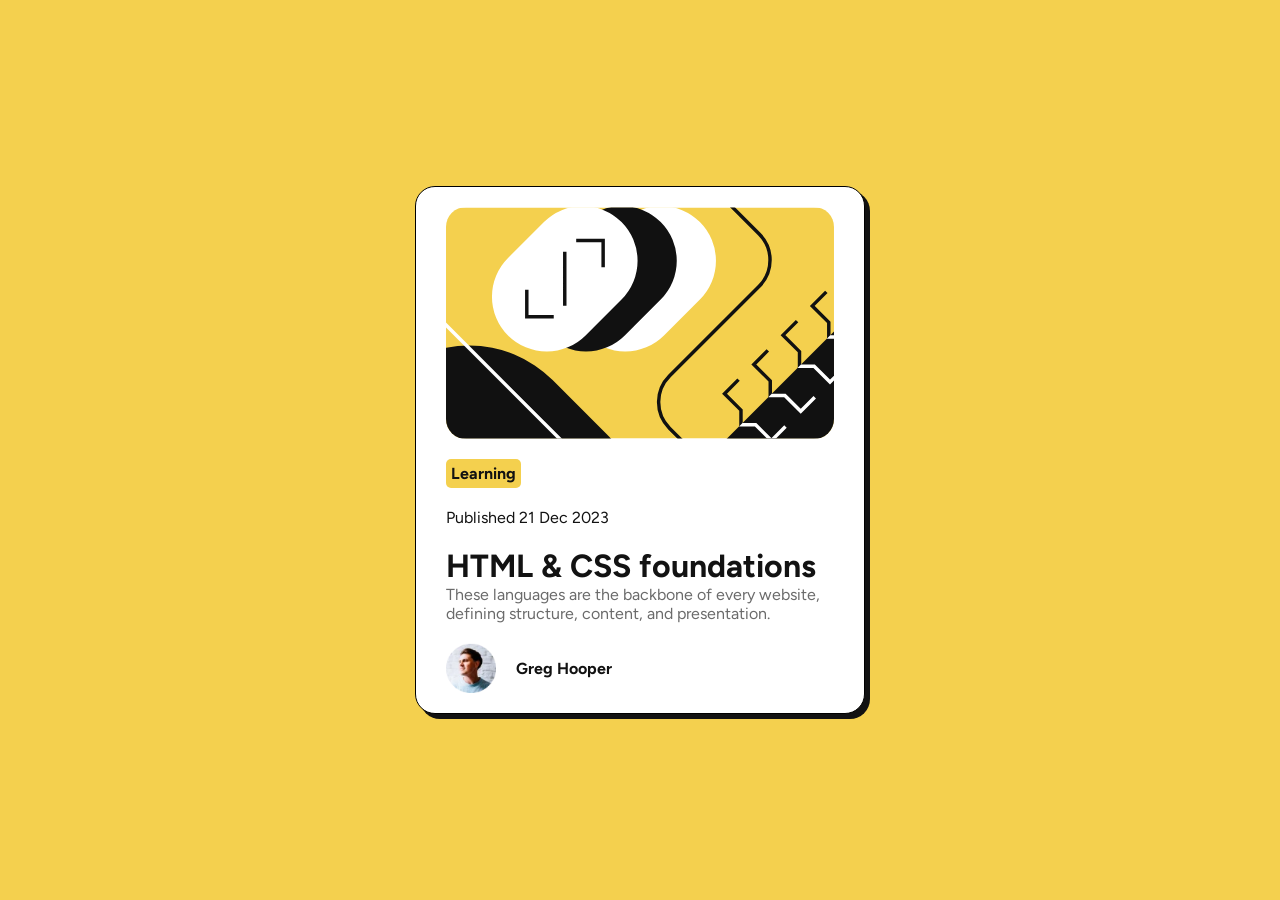
<file: frontendmentor/Blog preview card/index.html>
<!DOCTYPE html>
<html lang="en">
<head>
    <meta charset="UTF-8">
    <meta name="viewport" content="width=device-width, initial-scale=1.0">
    <title>Document</title>
    <link rel="stylesheet" href="styles.css">
    <link href="https://fonts.googleapis.com/css2?family=Figtree:ital,wght@0,300..900;1,300..900&display=swap" rel="stylesheet">
</head>
<body>
    <div class="card">
        <div class="card-content">
            <img class="card-image" src="blog-preview-card-main/assets/images/illustration-article.svg" alt="Blog post image">
            <div class="card-text">
                <p class="subject">Learning</p>
                <p>Published 21 Dec 2023</p>
                <div class="text">
                    <h1><a href="#">HTML & CSS foundations</a></h1>
                    <p class="summary">These languages are the backbone of every website, defining structure, content, and presentation.</p>
                </div>
            </div>
            <div class="card-footer">
                <img class="author-image" src="blog-preview-card-main/assets/images/image-avatar.webp" alt="Photo of author">
                <p class="author-name">Greg Hooper</p>
            </div>
        </div>
    </div>
</body>
</html>
</file>
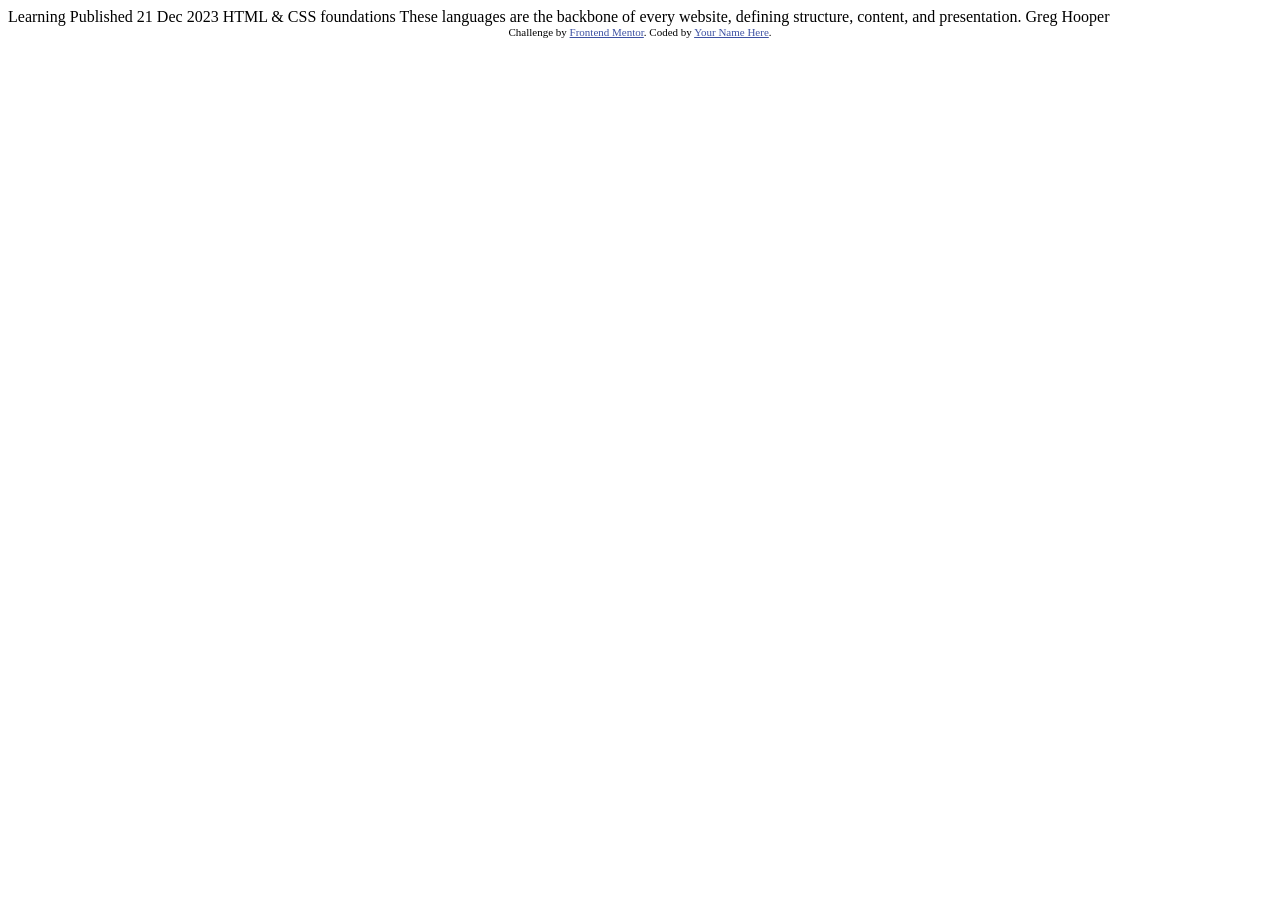
<file: frontendmentor/Blog preview card/blog-preview-card-main/index.html>
<!DOCTYPE html>
<html lang="en">
<head>
  <meta charset="UTF-8">
  <meta name="viewport" content="width=device-width, initial-scale=1.0"> <!-- displays site properly based on user's device -->

  <link rel="icon" type="image/png" sizes="32x32" href="./assets/images/favicon-32x32.png">
  
  <title>Frontend Mentor | Blog preview card</title>

  <!-- Feel free to remove these styles or customise in your own stylesheet 👍 -->
  <style>
    .attribution { font-size: 0.6875rem; text-align: center; }
    .attribution a { color: hsl(228, 45%, 44%); }
  </style>
</head>
<body>

  Learning

  Published 21 Dec 2023

  HTML & CSS foundations

  These languages are the backbone of every website, defining structure, content, and presentation.

  Greg Hooper
  
  <footer class="attribution">
    Challenge by <a href="https://www.frontendmentor.io?ref=challenge">Frontend Mentor</a>. 
    Coded by <a href="#">Your Name Here</a>.
  </footer>
</body>
</html>
</file>
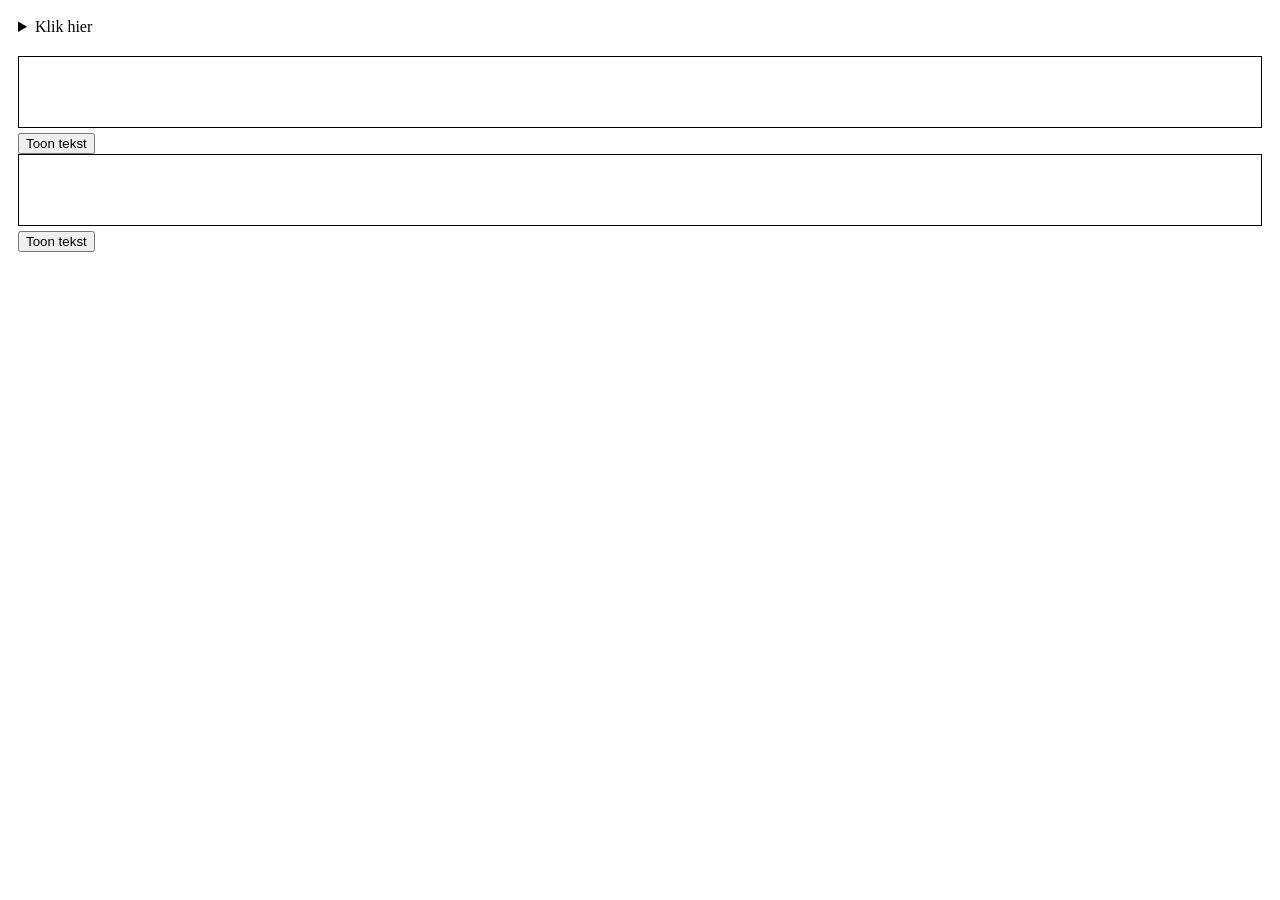
<file: eerste-js-oefening.html>
<!DOCTYPE html>
<!-- een "toon/verberg"-knop — het patroon achter FAQ-accordions, "lees meer"-links, 
dropdown-menu's. Klein genoeg om in één keer te overzien, maar je raakt meteen 
de drie basisonderdelen van JS-in-de-browser aan: een element selecteren, luisteren 
naar een klik, en iets aan die pagina veranderen. -->

<!-- --------------------------------------------------------------------------------->

<!-- Voordat je JS erbij pakt: hoe zou je met CSS alleen die tekst kunnen verbergen? 
Denk aan een property die je al kent — dat is namelijk het ding dat JS straks aan 
en uit gaat zetten. -->

<html>
    <head>
        <style>
            body {
                padding: 10px;
            }

            .tekstVak {
                border: 1px solid black;
                margin-bottom: 5px;
            }

            p {
                padding: 10px;
            }

            .tekstVerborgen {
                visibility: hidden;
            }

            details {
                margin-bottom: 20px;
            }

        </style>
    </head>
    <body>

        <!-- Met alleen HTML-->
        <details>
            <summary>Klik hier</summary>
            Dit is een stuk oefentekst om de oefening in te vullen.
        </details>

        <!-- Met Javascript en CSS erbij-->
         <div class="tekstVak">
            <p class="tekstVerborgen oefenTekst">Als je deze tekst ziet werkt de knop en code.</p>
         </div>
        <button class="button1 verbergenKnop" data-target=".oefenTekst">Toon tekst</button>

        <div class="tekstVak">
            <p class="tekstVerborgen oefenTekst2">Als je deze tekst ziet werkt de 2e knop en code ook 
            en is de knop herbruikbaar</p>
         </div>
        <button class="button2 verbergenKnop" data-target=".oefenTekst2">Toon tekst</button>

<script>
    /* const button1Toggle = document.querySelector(".button1");
    const button2Toggle = document.querySelector(".button2");
    
    button1Toggle.addEventListener("click", function() {
        const tekstVakInhoud = document.querySelector(".oefenTekst");
        const isTekstVerborgen = tekstVakInhoud.classList.toggle("tekstVerborgen");
        knopTekstWijzigen(isTekstVerborgen, button1Toggle);
    });

    button2Toggle.addEventListener("click", function() {
        const tekstVakInhoud = document.querySelector(".oefenTekst2");
        const isTekstVerborgen = tekstVakInhoud.classList.toggle("tekstVerborgen");
        knopTekstWijzigen(isTekstVerborgen, button2Toggle);
    });

    function knopTekstWijzigen(isTekstVerborgen, knopElement) {
        if (isTekstVerborgen === true) { //true is overbodig. isTekstVerborgen is al boolean
            knopElement.textContent = "Toon tekst";
        } else {
            knopElement.textContent = "Verberg tekst";
        }
        //dit if-statement kan ook korter (ternary operator):
        //knopElement.textContent = isTekstVerborgen ? "Toon tekst" : "Verberg tekst";
    } */

// ---------------------------------------------------------------------------------
 //de volgende code doet hetzelfde, alleen zit de logica in de functie ipv in 2
 // uitgebreidere EventListeners.

/*     document.querySelector(".button1").addEventListener("click", function() {
        verbergTekstVeranderKnop(document.querySelector(".oefenTekst"), document.querySelector(".button1"));
    });

    document.querySelector(".button2").addEventListener("click", function() {
        verbergTekstVeranderKnop(document.querySelector(".oefenTekst2"), document.querySelector(".button2"));
    });

    function verbergTekstVeranderKnop(toggleTekst, knopElement) {
        const isTekstVerborgen = toggleTekst.classList.toggle("tekstVerborgen");

        if (isTekstVerborgen === true) {
            knopElement.textContent = "Toon tekst";
        } else {
            knopElement.textContent = "Verberg tekst";
        }
    } */

// ---------------------------------------------------------------------------------
//Nog verder vereenvoudigd met een forEach

const alleKnoppen = document.querySelectorAll(".verbergenKnop");

alleKnoppen.forEach(function(knop) {
    knop.addEventListener("click", function(event) { //dit had ook knop kunnen zijn ipv event, maar dan wel met .currrentTarget.textContent ipv .textContent
        const teVerbergenTekst = document.querySelector(event.currentTarget.dataset.target);
        const isTekstVerborgen = teVerbergenTekst.classList.toggle("tekstVerborgen"); //bij classlist geen "." voor een class
        
        //onderstaande kan ook zijn: knop.textContent = isTekstVerborgen ? "Toon tekst" : "Verberg tekst";
        if (isTekstVerborgen) {
            knop.textContent = "Toon tekst";
        } else {
            knop.textContent = "Verberg tekst";
        }
    });
});

</script>

    </body>
</html>
</file>
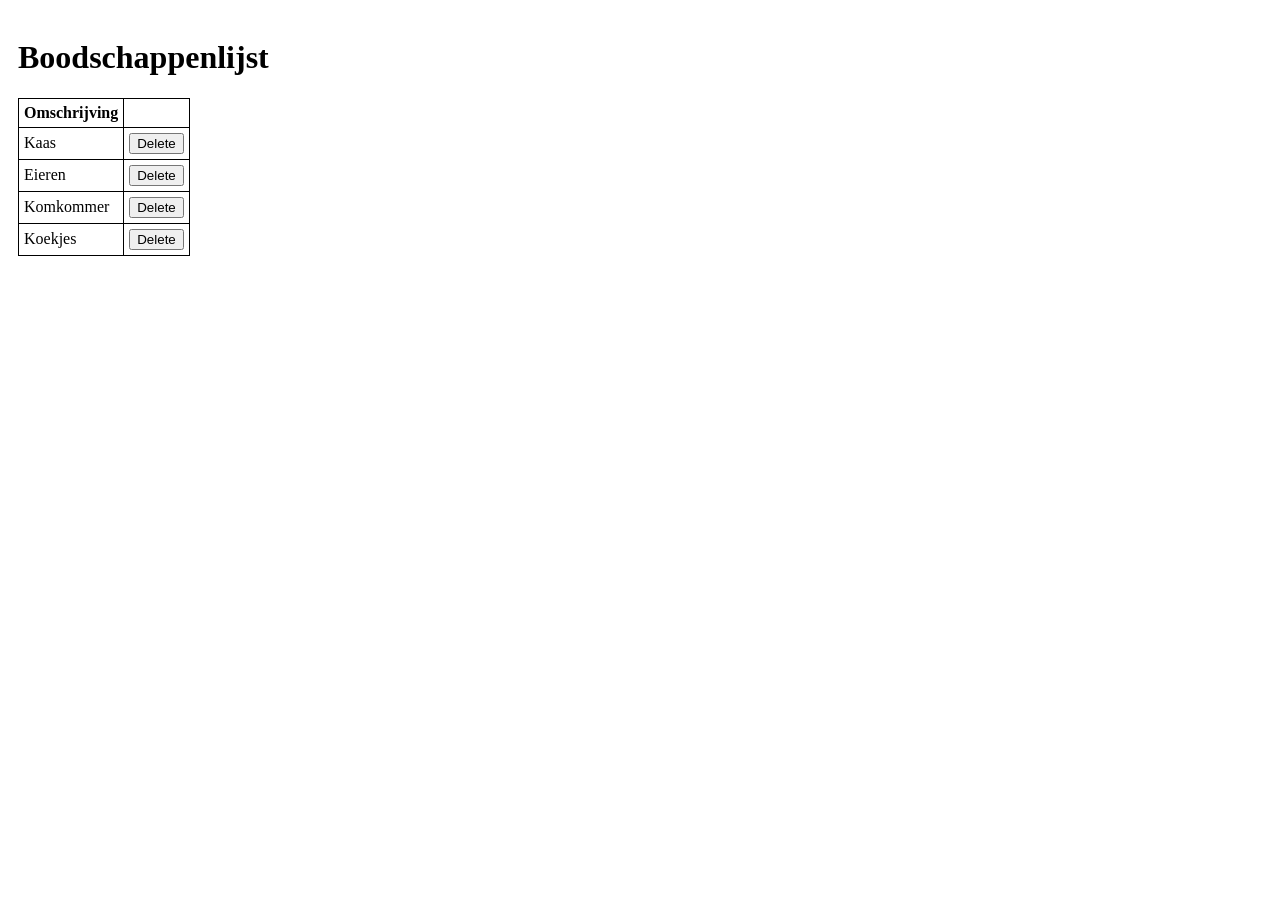
<file: oefening-boodschappenlijst-verwijderen.html>
<!-- Laten we bouwen: een klein lijstje (bijv. een boodschappenlijstje) met per item een "verwijder"-knop
Klik je op verwijderen, dan komt er eerst een bevestigingsvraag, en alleen bij "ja" verdwijnt het 
item echt. Dat combineert mooi wat je al kent (event delegation uit oefening 2) met het nieuwe 
(functies als waarden uit oefening 3), plus twee nieuwe stukjes die we onderweg tegenkomen: 
1) confirm(boodschap) — een ingebouwde browserfunctie die een pop-up toont met OK/Annuleren, 
   en een boolean teruggeeft (true bij OK, false bij Annuleren). Geen library nodig, gewoon 
   beschikbaar in elke browser.
2) Een element uit de DOM verwijderen — daar zijn we nog niet aan toe geweest; komt later in het 
   proces.-->

<!DOCTYPE html>
<html>
    <head>
        <style>
            body {
                padding: 10px;
            }

            table, th, td {
                border: 1px solid black;
                border-collapse: collapse;
                padding: 5px;
            }

        </style>
    </head>
        <body>
        <h1>Boodschappenlijst</h1>
            <table class="boodschappenlijst">
                <tr>
                    <th>Omschrijving</th>
                    <th></th>
                </tr>
                <tr>
                    <td class="kaas">Kaas</td>
                    <td><button class="delete" data-target=".kaas">Delete</button></td>
                </tr>
                <tr>
                    <td class="eieren">Eieren</td>
                    <td><button class="delete" data-target=".eieren">Delete</button></td>
                </tr>
                <tr>
                    <td class="komkommer">Komkommer</td>
                    <td><button class="delete" data-target=".komkommer">Delete</button></td>
                </tr>
                <tr>
                    <td class="koekjes">Koekjes</td>
                    <td><button class="delete" data-target=".koekjes">Delete</button></td>
                </tr>
            </table>
            <script>
                const ouderElement = document.querySelector(".boodschappenlijst");
                
                ouderElement.addEventListener("click", function(event) {
                    if(event.target.classList.contains("delete")) {
                            const verwijderRij = event.target.closest("tr");
                            const teVerwijderenItem = event.target.dataset.target
                            bevestigActie(function() {
                            verwijderRij.remove()}, "Item " + teVerwijderenItem.replace(".", "") + " verwijderen?");
                    };
                });

                function bevestigActie(actieFn, boodschap) {
                    if(confirm(boodschap)) {
                        actieFn();
                    };
                }

            </script>
        </body>
</html>
</file>
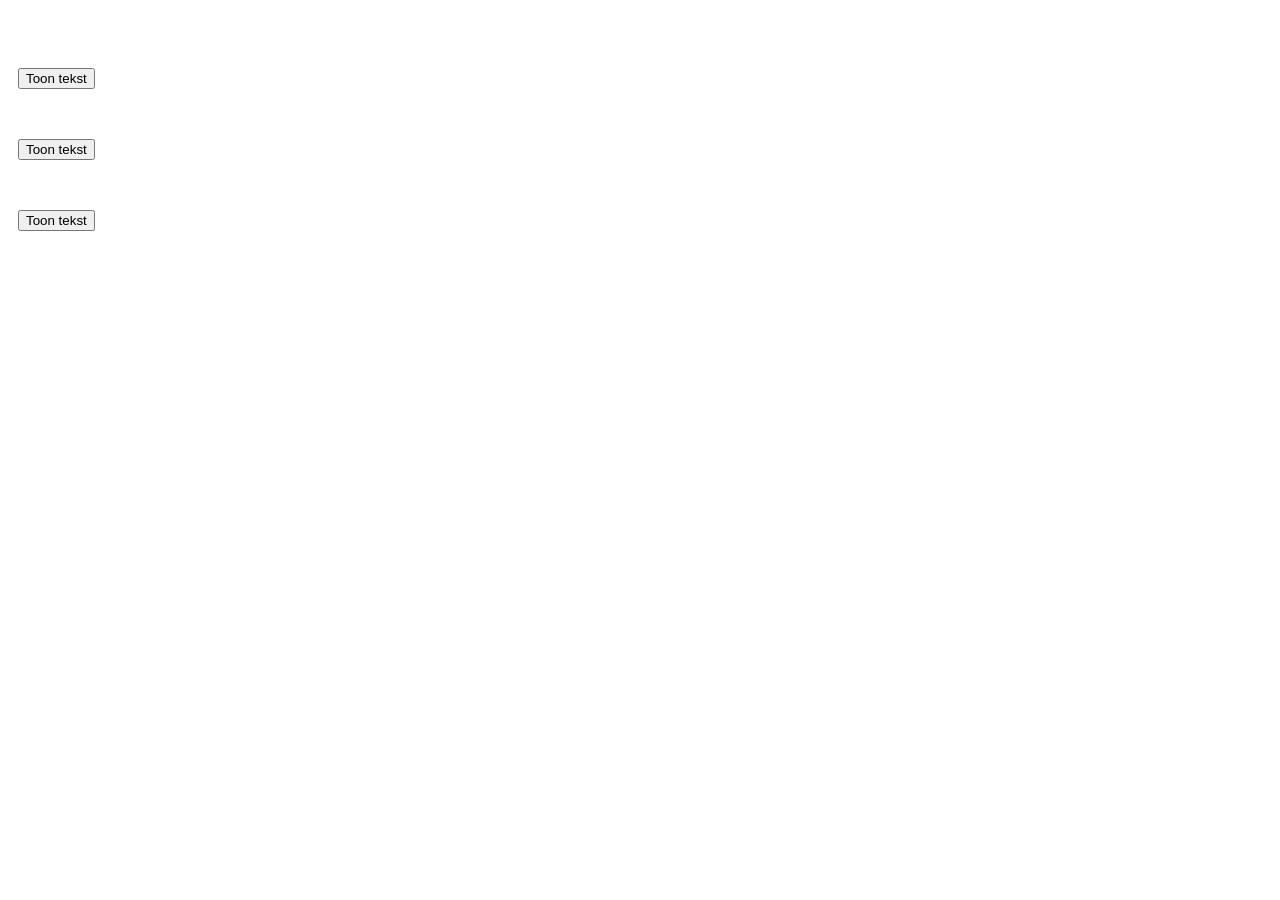
<file: oefening-dataset-gezamenlijke-ouder.html>
<!-- Nu de uitdaging: probeer zelf je huidige script om te bouwen naar event delegation. Een paar 
dingen om over na te denken voordat je begint:
Ten eerste: welk element kies je als "ouder" om de listener op te zetten? Dat moet een element 
zijn dat al je knoppen omvat — heb je in je HTML al zo'n omvattende container, of moet je die nog 
toevoegen?
Ten tweede: als de listener op de ouder staat, vangt die elke klik binnen dat element op — dus ook 
als iemand toevallig naast een knop klikt, binnen diezelfde container. Hoe zorg je dat je code alleen 
iets doet als er specifiek op een knop met de class verbergenKnop geklikt is, en niet bij een klik 
ergens anders binnen die ouder?
Probeer het script aan te passen met deze twee dingen in gedachten. Laat me zien wat je hebt, dan 
kijken we samen verder — en dan pakken we daarna de data-show-text/data-hide-text erbij. -->

<!DOCTYPE html>
<html>
    <head>
        <style>
            body {
                padding: 10px;
            }

            .tekstVerborgen {
                visibility: hidden;
            }

        </style>
    </head>
    <body>

    <div class="tekstVakken">
         <div class="tekstVak">
            <p class="oefenTekst tekstVerborgen">Als je deze tekst ziet werkt de knop en code.</p>
            <button class="button" data-target=".oefenTekst"  data-show-text="Toon tekst" data-hide-text="Verberg tekst">Toon tekst</button>
        </div>

        <div class="tekstVak">
            <p class="oefenTekst2 tekstVerborgen">Als je deze tekst ziet werkt de knop en code (2).</p>
            <button class="button" data-target=".oefenTekst2" data-show-text="Toon tekst" data-hide-text="Verberg tekst">Toon tekst</button>
        </div>

        <div class="tekstVak">
            <p class="oefenTekst3 tekstVerborgen">Als je deze tekst ziet werkt de knop en code (3).</p>
            <button class="button" data-target=".oefenTekst3" data-show-text="Toon tekst" data-hide-text="Verberg tekst">Toon tekst</button>
        </div>
    </div>

<script>

// 1. Selecteer de ouder (eenmalig, niet in een forEach)
const ouderElement = document.querySelector(".tekstVakken");

// 2. Eén listener op die ouder
ouderElement.addEventListener("click", function(event) {
    // 3. Hier moet je checken: is event.target wel een knop
    //    met de class "verbergenKnop"?
    if (event.target.classList.contains("button")) {
    // 4. Zo ja: doe hier ongeveer wat je al had,
    //    maar dan met event.target i.p.v. knop/currentTarget
        const teVerbergenTekst = document.querySelector(event.target.dataset.target);
        const isTekstVerborgen = teVerbergenTekst.classList.toggle("tekstVerborgen");
        
        event.target.textContent = isTekstVerborgen ? event.target.dataset.showText : event.target.dataset.hideText;
    }
});

</script>

    </body>
</html>
</file>
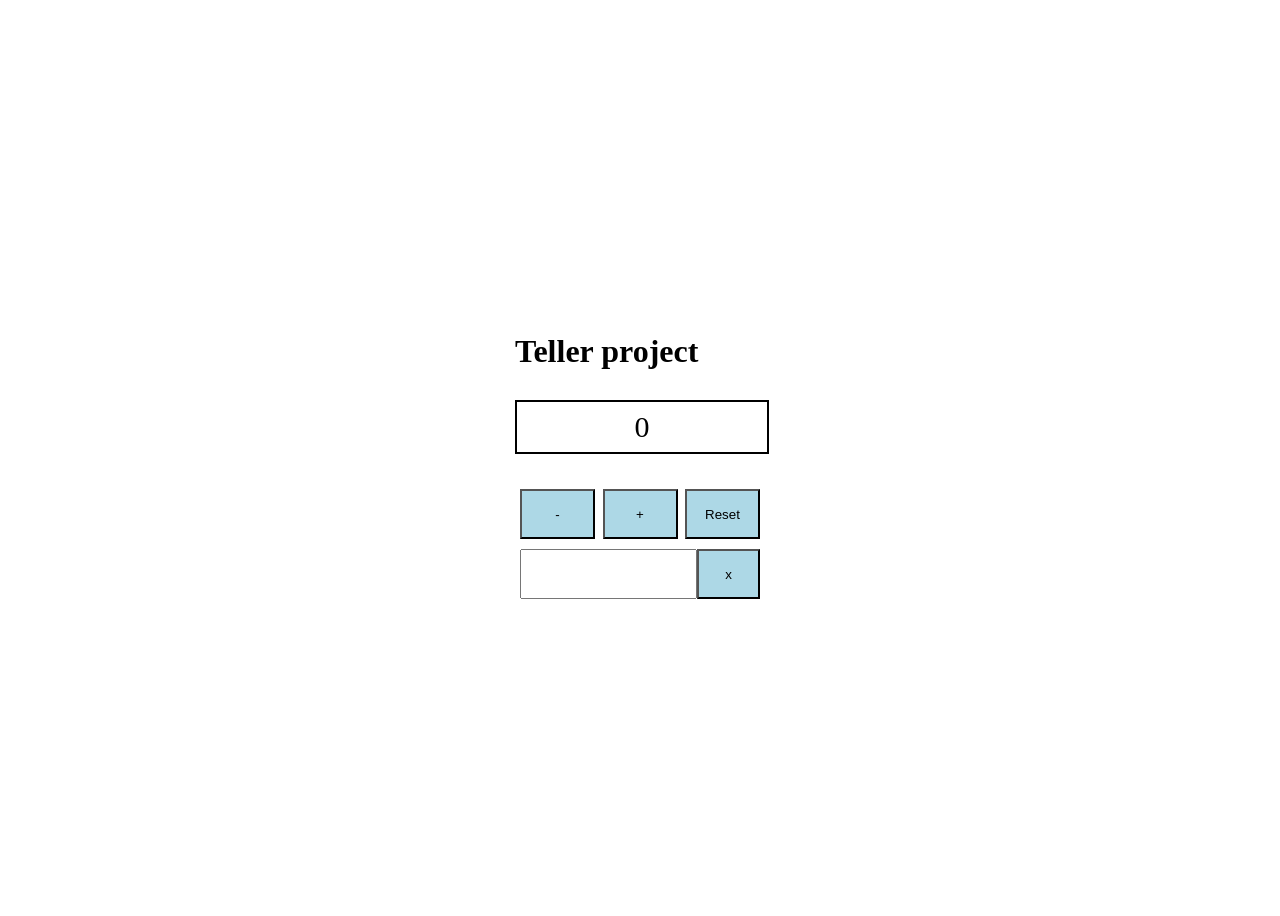
<file: oefening-teller.html>
<!DOCTYPE html>
<html>
    <head>
        <meta charset="utf-8"/>
        <meta name="viewport" content="width=device-width" />
        <title>Teller oefening</title>

        <style>
            body {
                height: 100vh;
                display: flex;
                flex-direction: column;
                justify-content: center;
                align-items: center;
            }

            button {
                background-color: lightblue;
                width: 75px;
                height: 50px;
            }

            .buttons {
                display: flex;
                justify-content: space-between;
                padding: 5px;
            }

            .teller {
                width: 250px;
            }

            .display {
                border: 2px solid black;
                width: 100%;
                display: flex;
                justify-content: center;
                align-items: center;
                height: 50px;
                font-size: 30px;
            }
        </style>
    </head>
    <body>
        <div class="teller">
            <h1>Teller project</h1>
            <p class="display">0</p>
            
            <div class="buttons">
                <button class="minus">-</button>
                <button class="plus">+</button>
                <button class="reset">Reset</button>
            </div>

            <div class="buttons">
                <input type="text" class="multiplyValue">
                <button class="multiply">x</button>
            </div>
        </div>

        <script>
            const minusButton = document.querySelector(".minus");
            const plusButton = document.querySelector(".plus");
            const resetButton = document.querySelector(".reset");
            const multiplyButton = document.querySelector(".multiply")
            const displayNumber = document.querySelector(".display");
            let tellerWaarde = 0;

            plusButton.addEventListener('click', function() {
                displayBijwerken(plusOne);
            })

            minusButton.addEventListener('click', function() {;
                displayBijwerken(minusOne);
            })

            resetButton.addEventListener('click', function() {
                displayBijwerken(reset);
            })

            multiplyButton.addEventListener('click', function() {
                displayBijwerken(timesOne);
            })

            function displayBijwerken(rekenWaarde) {
                tellerWaarde = rekenWaarde(tellerWaarde);
                displayNumber.textContent = tellerWaarde;
            }

            function plusOne(beginWaarde) {
                return beginWaarde + 1;
            }

            function minusOne(beginWaarde) {
                return beginWaarde - 1;
            }

            function reset() {
                return tellerWaarde = 0;
            }

            function timesOne() {
                const multiply = document.querySelector(".multiplyValue").value;
/*                 if (multiply === "") {
                    return tellerWaarde;
                } else {
                    return tellerWaarde * multiply;
                } */

                return multiply === "" ? tellerWaarde : tellerWaarde * multiply;
            }
            

        </script>
    </body>
</html>
</file>
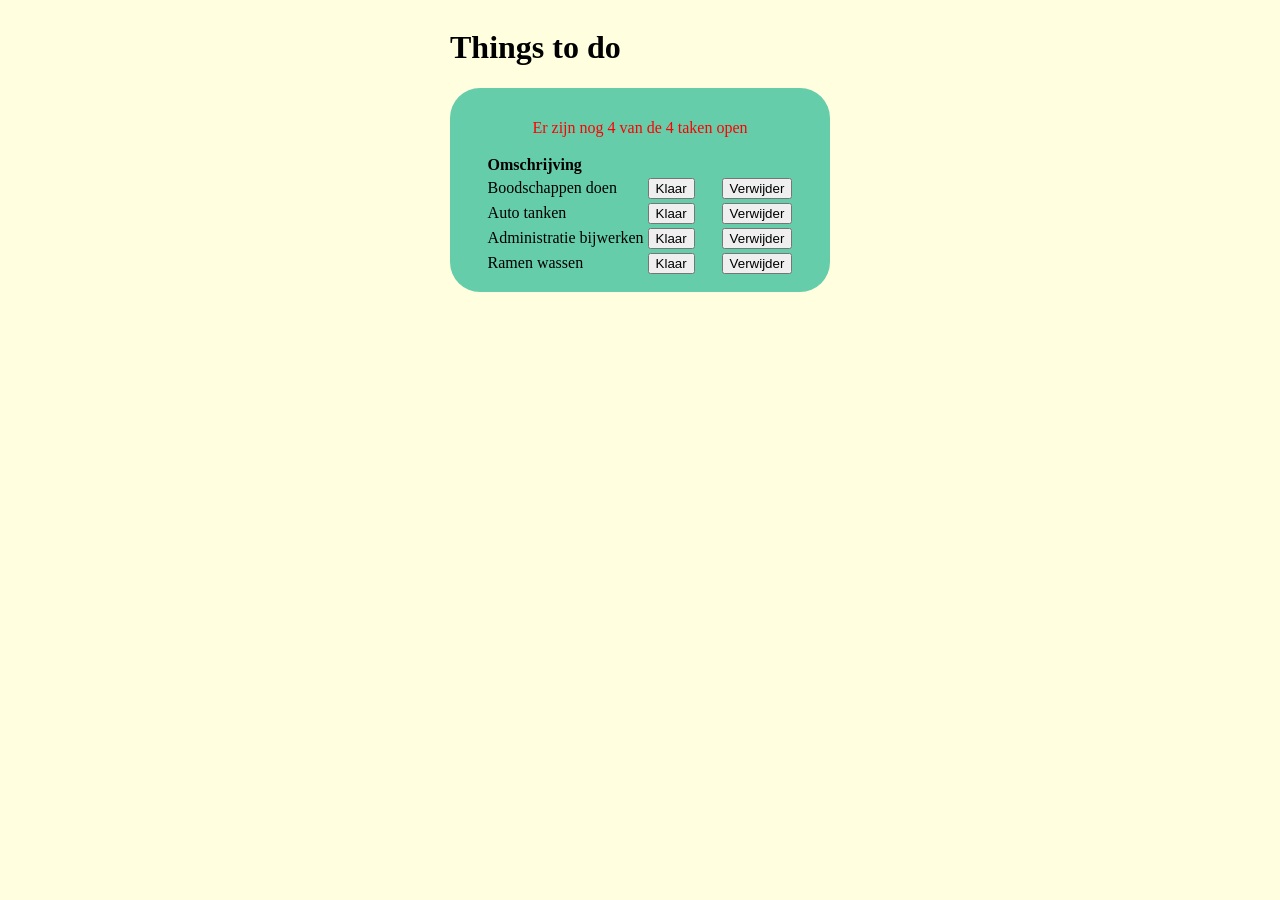
<file: oefening-todolist.html>
<!-- Een lijst (tabel of <ul>, jouw keuze) met een paar taken, elk met:
1) een knop "Klaar" die de taak doorstreept (CSS-class toggle) én de knoptekst laat wisselen tussen "Klaar" 
en "Heropen" — dit ken je al uit oefening 1/2.
2) een knop "Verwijder" die eerst een bevestigingsvraag toont met de naam van de taak, en pas bij "ja" de 
rij echt verwijdert — dit ken je uit oefening 4 (closures, confirm(), .closest(), .remove()).
Eén listener per functionaliteit via event delegation op het gezamenlijke ouderelement (niet per knop) 
— dus je moet in je click-handler onderscheiden of er op "Klaar" of op "Verwijder" geklikt is.
3) Onderaan een regel tekst: "X van de Y taken nog open", die na élke wijziging (afvinken, heropenen, 
verwijderen) automatisch klopt. -->

<!-- =================================================================================================== -->

<!DOCTYPE html>
<html>
    <head>
        <style>
            html {
                background-color: lightyellow;
                display: flex;
                justify-content: center;
            }
            .tabelKop {
                font-weight: bold;
            }

            .klaar {
                text-decoration: line-through;
            }
            
            .kader {
                display: flex;
                justify-content: center;
                width: 350px;
                background-color: mediumaquamarine;
                padding: 15px;
                border-radius: 30px;
            }

            .secondColumn {
                width: 70px;
            }

            caption {
                color: red;
            }

        </style>
    </head>
    <body>
        
        <h1>Things to do</h1>

        
        <div class="kader">

            <table class="taakTabel">
                <caption><p class="aantalTaken"></p></caption>
                <tr>
                    <td class="tabelKop">Omschrijving</td>
                    <td class="secondColumn"></td>
                    <td></td>
                </tr>
                <tr>
                    <td class=" taak taak1">Boodschappen doen</td>
                    <td class="secondColumn"><button class="klaarKnop" data-target=".taak1" data-taak-klaar="Heropen" data-taak-open="Klaar">Klaar</button></td>
                    <td><button class="verwijderKnop" data-target=".taak1">Verwijder</button></td>
                </tr>
                <tr>
                    <td class="taak taak2">Auto tanken</td>
                    <td class="secondColumn"><button class="klaarKnop" data-target=".taak2" data-taak-klaar="Heropen" data-taak-open="Klaar">Klaar</button></td>
                    <td><button class="verwijderKnop" data-target=".taak2">Verwijder</button></td>
                </tr>
                <tr>
                    <td class="taak taak3">Administratie bijwerken</td>
                    <td class="secondColumn"><button class="klaarKnop" data-target=".taak3" data-taak-klaar="Heropen" data-taak-open="Klaar">Klaar</button></td>
                    <td><button class="verwijderKnop" data-target=".taak3">Verwijder</button></td>
                </tr>
                <tr>
                    <td class="taak taak4">Ramen wassen</td>
                    <td class="secondColumn"><button class="klaarKnop" data-target=".taak4" data-taak-klaar="Heropen" data-taak-open="Klaar">Klaar</button></td>
                    <td><button class="verwijderKnop" data-target=".taak4">Verwijder</button></td>
                </tr>
            </table>

        </div>

        <script>
            
            taakTellerBijwerken();

            function taakTellerBijwerken() {
                const aantalTakenTekst = document.querySelector(".aantalTaken");
                const alleTakenAantal = document.querySelectorAll(".taak").length;
                const afgerondeTakenAantal = document.querySelectorAll(".klaar").length;
                const openTakenAantal = alleTakenAantal - afgerondeTakenAantal;
                aantalTakenTekst.textContent = "Er zijn nog " + openTakenAantal + " van de " + alleTakenAantal + " taken open";
            }

            const tabelMetTaken = document.querySelector(".taakTabel");

            tabelMetTaken.addEventListener("click", function(event) {
                const taakOmschrijving = document.querySelector(event.target.dataset.target); //zoekt de data-target waarde van het element waar op geklikt wordt en zoekt dan de bijbehorende taak erbij door het eerste element te selecteren waarvan de classname overeenkomt met de dataset    
                const geklikteKnopClasslist = event.target.classList;
                const teVerwijderenRij = event.target.closest("tr");
                if (geklikteKnopClasslist.contains("klaarKnop")) {
                    taakAfhandelen(taakOmschrijving, event);
                };
                if (geklikteKnopClasslist.contains("verwijderKnop")) {
                    taakVerwijderen(teVerwijderenRij, taakOmschrijving);
                }
            })

            function taakAfhandelen(voltooideTaak, event) {
                if(voltooideTaak.classList.toggle("klaar")) {
                    event.target.textContent = event.target.dataset.taakKlaar;
                } else {
                    event.target.textContent = event.target.dataset.taakOpen;
                }
                taakTellerBijwerken()
            }

            function taakVerwijderen(verwijderRij, taak) {
                if(confirm("Taak " + "'" + taak.textContent + "'"+ " verwijderen?")) {
                    verwijderRij.remove();
                    taakTellerBijwerken();
                }
            }
        </script>
    </body>
</html>
</file>
<file: frontendmentor/Blog preview card/styles.css>
:root {
    --backgroundColor: hsl(47, 88%, 63%);
    --whiteColor: hsl(0, 0%, 100%);
    --grayColor: hsl(0, 0%, 42%);
    --gray950Color: hsl(0, 0%, 7%);
}

* {
    margin: 0;
    padding: 0;
    box-sizing: border-box;
}

body {
    background-color: var(--backgroundColor);
    font-family: 'Figtree', Arial, Helvetica, sans-serif;
    display: flex;
    justify-content: center;
    align-items: center;
    min-height: 100vh;
    color: var(--gray950Color);
    padding: 20px;
    font-size: 1rem;
}

p {
    font-size: 1em;
}

h1 {
    font-size: 2em;
}

.card {
    background-color: var(--whiteColor);
    max-width: 450px;
    width: 100%;
    border: 1px solid black;
    border-radius: 20px;
    box-shadow: 5px 5px;   
    padding: 20px;
}

.card-text {
    display: flex;
    gap: 20px;
    flex-direction: column;
}

.card-content {
    padding-left: 10px;
    padding-right: 10px;
    display: flex;
    flex-direction: column;
    gap: 20px;
}

.summary {
    color: var(--grayColor);
}

.card-image {
    width: 100%;
    border-radius: 20px;
}

.subject {
    background-color: var(--backgroundColor);
    padding: 5px;
    width: fit-content;
    font-weight: bold;
    border-radius: 5px;
}

.card-footer {
    display: flex;
    flex-direction: row;
    align-items: center;
    gap: 20px;
}

.author-image {
    width: 50px;
}

.author-name {
    font-weight: bold;
}

a {
    text-decoration: none;
    color: var(--gray950Color);
}

a:hover {
    cursor: pointer;
    color: var(--backgroundColor);
}

a:focus {
    cursor: pointer;
    color: var(--backgroundColor);
}
</file>
